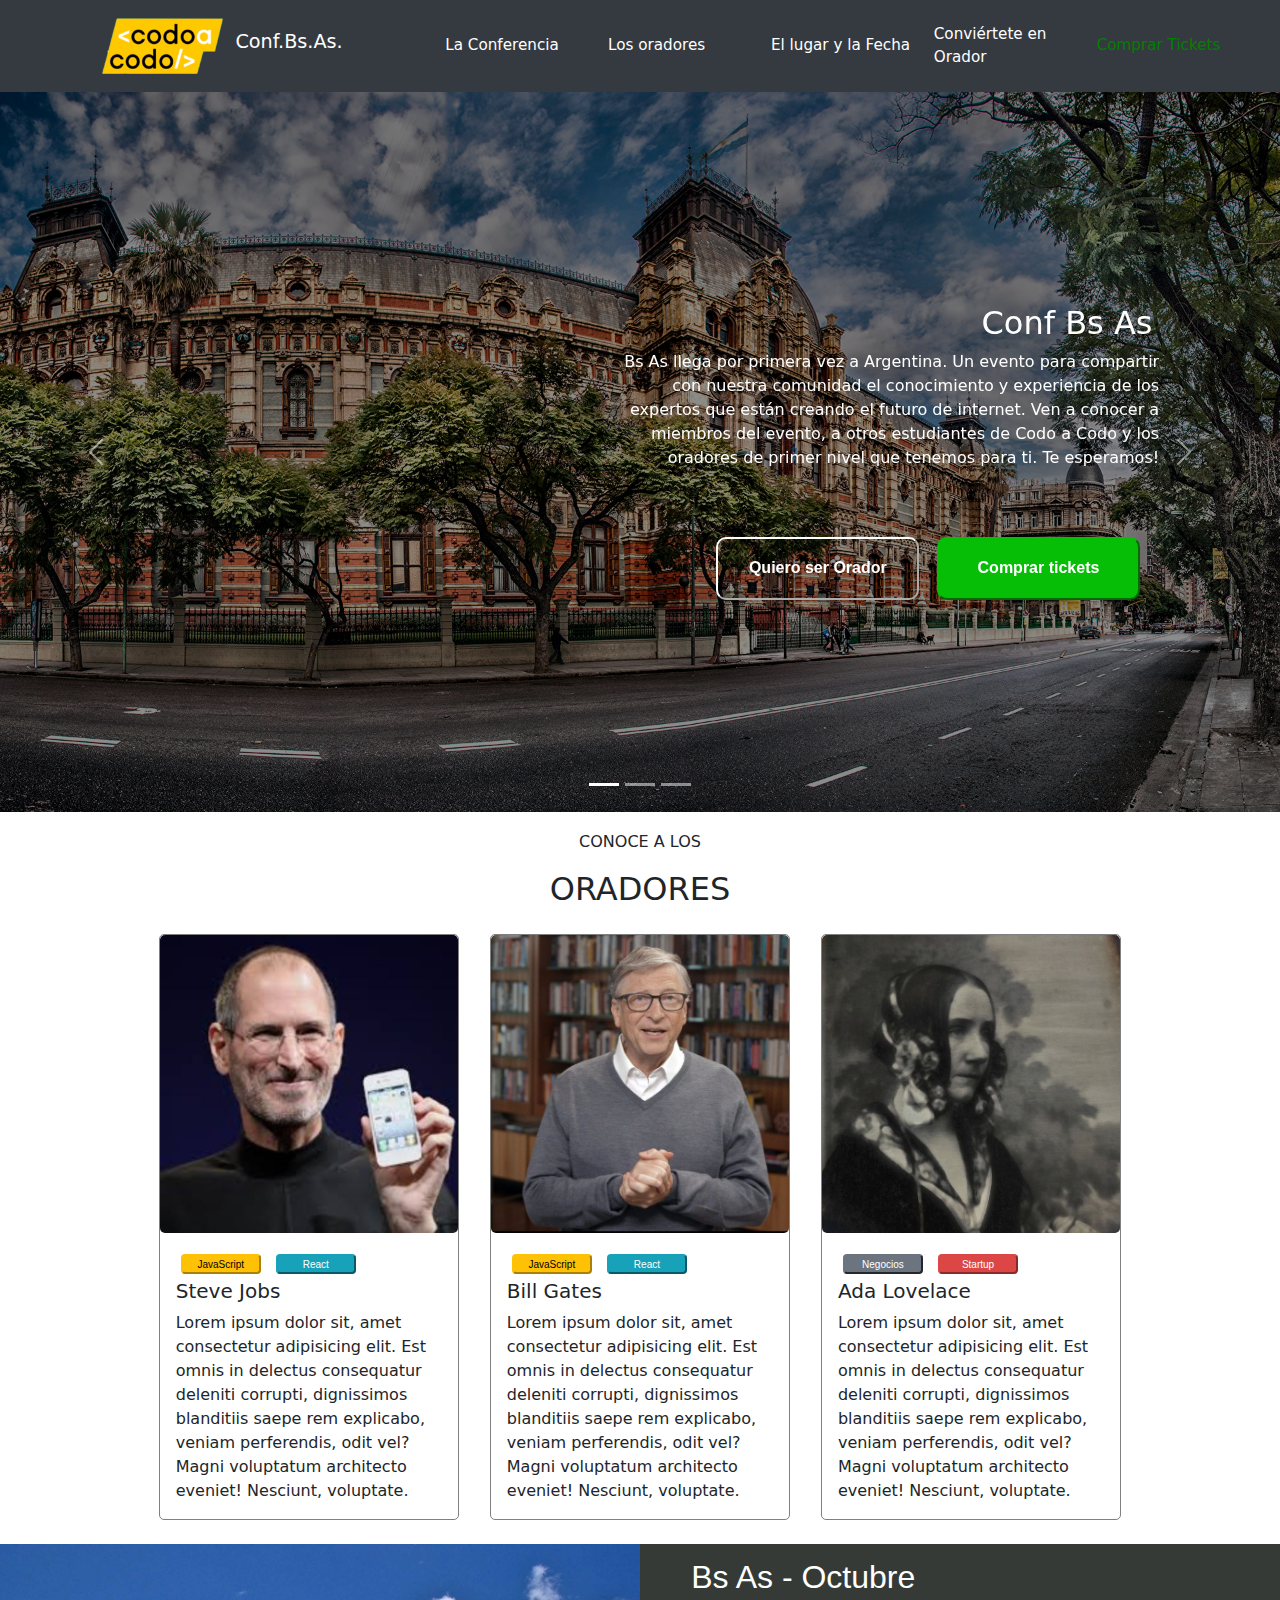
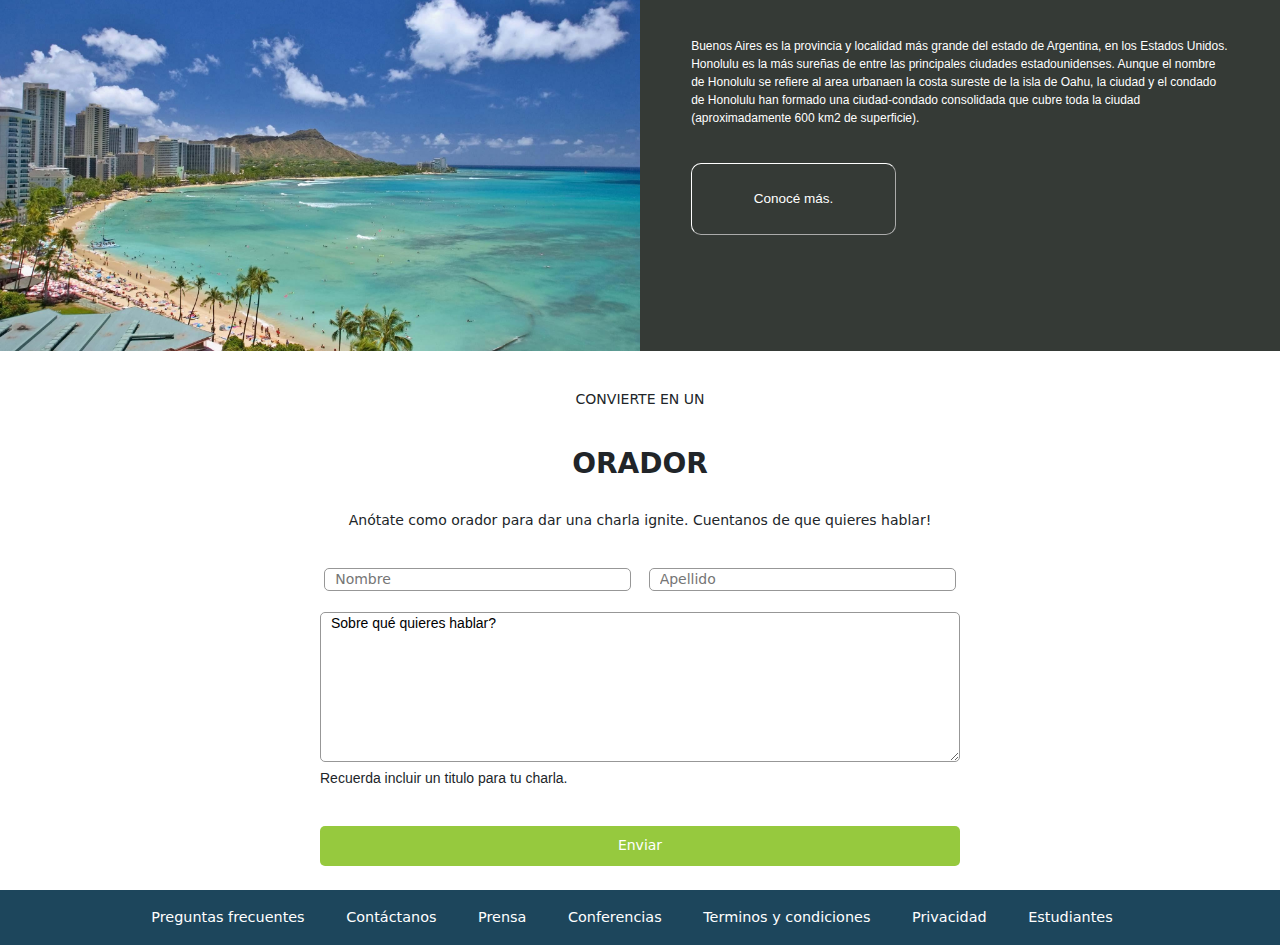
<file: index.html>
<!DOCTYPE html>
<html lang="ES">
    <head>
        <meta charset="UTF-8">
        <meta http-equiv="X-UA-Compatible" content="IE=edge">
        <meta name="viewport" content="width=device-width, initial-scale=1.0, shrink-to-fit=no">
        <title>Pagina Bs. As.</title>
        <link rel="shortcut icon" href="favicon2.png">
        <link rel="stylesheet" href="./CSS/bootstrap.css">
        <link rel="stylesheet" href="./CSS/Estilos.css">
    </head>
    <body>
        <header> <!-- Hecho en Flex-->
            <div class="header_logo">
                <div class="logo">
                    <img class="img_logo" src="./Images/codoacodo.png" class="img-fluid" alt="Logo" width="100%" height="100%"alt="Logo de codo a codo" loading="lazy">
                    <h2>Conf.Bs.As.</h2>
                </div>
              
                <nav class="navegador">
                    <a  class="nav_logo_pages" href="./Pages/Galeria.html">La Conferencia </a>
                    <a  class="nav_logo_pages" href="./pages/informacion.html">Los oradores</a>
                    <a  class="nav_logo_pages" href="./pages/nosotros.html">El lugar y la Fecha</a>
                    <a  class="nav_logo_pages" href="./pages/contacto.html">Conviértete en Orador</a>
                    <a  class="nav_logo_pages" href="./pages/comprar.html"><span class="col_green">Comprar Tickets</span></a>
                </nav>
            </div>
        </header> 
        <main> <!-- Sin Carrusel en Flex-->
           <!-- <section class="sectionPrincipal">
                   <div class="contenidoPrincipal">

                    <h2>Conf Bs As</h2>
                    <p class="parrafoPrincipal">Bs As llega por primera vez a Argentina. Un evento para compartir con nuestra comunidad el conocimiento y experiencia de los expertos que están creando el futuro de internet. Ven a conocer a miembros del evento, a otros estudiantes de Codo a Codo y los oradores de primer nivel que tenemos para ti. Te esperamos!</p>
                    <button class="bt_transp"><a class="decoration" href="./Pages/Contacto.html"><span class="col_white">Quiero ser Orador</span></a></button>
                    <button class="bt_green"><a class="decoration" href=""> <span class="col_white">Comprar tickets</span></a></button>
                </div>

            </section> -->
 
            <!-- con Carrousel en Boostrap-->
            <div id="carouselExampleCaptions" class="carousel slide" data-bs-ride="carousel">
                <div class="carousel-indicators">
                  <button type="button" data-bs-target="#carouselExampleCaptions" data-bs-slide-to="0" class="active" aria-current="true" aria-label="Slide 1"></button>
                  <button type="button" data-bs-target="#carouselExampleCaptions" data-bs-slide-to="1" aria-label="Slide 2"></button>
                  <button type="button" data-bs-target="#carouselExampleCaptions" data-bs-slide-to="2" aria-label="Slide 3"></button>
                </div>
                <div class="carousel-inner">
                  <div class="carousel-item active">
                    <img src="./Images/ba1.jpg" class="d-block w-100 img-fluid " style="filter: brightness(55%); -webkit-filter: brightness(55%);-moz-filter: brightness(55%)"alt="Omagen BA1">
                    <div class="carousel-caption d-none d-md-block contenidoPrincipal">
                        <h2>Conf Bs As</h2>
                        <p class="parrafoPrincipal">Bs As llega por primera vez a Argentina. Un evento para compartir con nuestra comunidad el conocimiento y experiencia de los expertos que están creando el futuro de internet. Ven a conocer a miembros del evento, a otros estudiantes de Codo a Codo y los oradores de primer nivel que tenemos para ti. Te esperamos!</p>
                        <button class="bt_transp"><a class="decoration" href="./Pages/Contacto.html"><span class="col_white">Quiero ser Orador</span></a></button>
                        <button class="bt_green"><a class="decoration" href="./pages/comprar.html"> <span class="col_white">Comprar tickets</span></a></button>
                    </div>
                  </div>
                  <div class="carousel-item">
                    <img src="./Images/ba2.jpg" class="d-block w-100 img-fluid" style="filter: brightness(55%); -webkit-filter: brightness(55%);-moz-filter: brightness(55%)" alt="Imagen BA2">
                    <div class="carousel-caption d-none d-md-block contenidoPrincipal">
                        <h2>Conf Bs As</h2>
                        <p class="parrafoPrincipal">Bs As llega por primera vez a Argentina. Un evento para compartir con nuestra comunidad el conocimiento y experiencia de los expertos que están creando el futuro de internet. Ven a conocer a miembros del evento, a otros estudiantes de Codo a Codo y los oradores de primer nivel que tenemos para ti. Te esperamos!</p>
                        <button class="bt_transp"><a class="decoration" href="./Pages/Contacto.html"><span class="col_white">Quiero ser Orador</span></a></button>
                        <button class="bt_green"><a class="decoration" href=""> <span class="col_white">Comprar tickets</span></a></button>
                    </div>
                  </div>
                  <div class="carousel-item">
                    <img src="./Images/ba3.jpg" class="d-block w-100 img-fluid" style="filter: brightness(55%); -webkit-filter: brightness(55%);-moz-filter: brightness(55%)" alt="Imagen BA3">
                    <div class="carousel-caption d-none d-md-block contenidoPrincipal">
                        <h2>Conf Bs As</h2>
                        <p class="parrafoPrincipal">Bs As llega por primera vez a Argentina. Un evento para compartir con nuestra comunidad el conocimiento y experiencia de los expertos que están creando el futuro de internet. Ven a conocer a miembros del evento, a otros estudiantes de Codo a Codo y los oradores de primer nivel que tenemos para ti. Te esperamos!</p>
                        <button class="bt_transp"><a class="decoration" href="./Pages/Contacto.html"><span class="col_white">Quiero ser Orador</span></a></button>
                        <button class="bt_green"><a class="decoration" href=""> <span class="col_white">Comprar tickets</span></a></button>
                    </div>
                  </div>
                </div>
                <button class="carousel-control-prev" type="button" data-bs-target="#carouselExampleCaptions" data-bs-slide="prev">
                  <span class="carousel-control-prev-icon" aria-hidden="true"></span>
                  <span class="visually-hidden">Previous</span>
                </button>
                <button class="carousel-control-next" type="button" data-bs-target="#carouselExampleCaptions" data-bs-slide="next">
                  <span class="carousel-control-next-icon" aria-hidden="true"></span>
                  <span class="visually-hidden">Next</span>
                </button>
              </div>




            <div class="content">
                <p>CONOCE A LOS</p><h2>ORADORES</h2>
            </div>
            <div class="oradores"> <!-- Aplicando Boostrap-->
                <div class="card-group">
                    <div class="card" >
                        <div class="border_grey">
                                <img src="./Images/steve.jpg" class="img-fluid" width="420px" height="288px" alt="Imagen de Steve Jobs">
                            <div class="card-body">
                                <button class="bt_yellow"><a class="decoration" href=""><span class="col_black">JavaScript</span></a></button>
                                <button class="bt_blue"><a class="decoration" href=""><span class="col_white">React</span></a></button>
                                <h5 class="card-title">Steve Jobs</h5>
                                <p class="card-text">Lorem ipsum dolor sit, amet consectetur adipisicing elit. Est omnis in delectus consequatur deleniti corrupti, dignissimos blanditiis saepe rem explicabo, veniam perferendis, odit vel? Magni voluptatum architecto eveniet! Nesciunt, voluptate.</p>
                            </div>
                        </div>
                    </div>
                    <div class="card">
                        <div class="border_grey">
                                <img src="./Images/bill.jpg"  class="img-fluid" width="420px" height="288px" alt="Imagen de Bill Gates">
                            <div class="card-body">
                                    <button class="bt_yellow"><a class="decoration" href=""><span class="col_black">JavaScript</span></a></button>
                                    <button class="bt_blue"><a class="decoration" href=""> <span class="col_white">React</span></a></button>
                                    <h5 class="card-title">Bill Gates</h5>
                                    <p class="card-text">Lorem ipsum dolor sit, amet consectetur adipisicing elit. Est omnis in delectus consequatur deleniti corrupti, dignissimos blanditiis saepe rem explicabo, veniam perferendis, odit vel? Magni voluptatum architecto eveniet! Nesciunt, voluptate.</p>
                            </div>
                        </div>
                    </div>
                    <div class="card" >
                        <div div class="border_grey">
                                <img src="./Images/ada.jpeg" class="img-fluid" width="420px" height="288px" alt="Imagen Ada Lovelace">
                            <div class="card-body">
                                    <button class="bt_grey"><a class="decoration" href=""><span class="col_white">Negocios</span></a></button>
                                    <button class="bt_red"><a class="decoration" href=""> <span class="col_white">Startup</span></a></button>
                                    <h5 class="card-title">Ada Lovelace</h5>
                                    <p class="card-text">Lorem ipsum dolor sit, amet consectetur adipisicing elit. Est omnis in delectus consequatur deleniti corrupti, dignissimos blanditiis saepe rem explicabo, veniam perferendis, odit vel? Magni voluptatum architecto eveniet! Nesciunt, voluptate.</p>
                            </div>
                        </div>
                    </div>
                </div>
            </div>
            

        </main> 
<br>
    <section class="section1"> <!-- Hecho en Flex-->
        <div class="img1">
            <img src="./Images/honolulu.jpg" class="img-fluid" alt="Imagen la ciudad>">
        </div>
        <div class="img2">
            <h2 class="description">Bs As - Octubre</h2>
            <p class="description">Buenos Aires es la provincia y localidad más grande del estado de Argentina, en los Estados Unidos. Honolulu es la más sureñas de entre las principales ciudades estadounidenses. Aunque el nombre de Honolulu se refiere al area urbanaen la costa sureste de la isla de Oahu, la ciudad y el condado de Honolulu han formado una ciudad-condado consolidada que cubre toda la ciudad (aproximadamente 600 km2 de superficie).
            </p>
            <button class="bt_transp2"><a class="decoration" href=""><span class="col_white">Conocé más.</span></a></button>
        </div>
    </section>

    <section class="section2">     <!-- El formulario hecho en CSS-->
        <p>CONVIERTE EN UN</p>
        <br>
        <h2>ORADOR</h2>
        <br>
        <p>Anótate como orador para dar una charla ignite. Cuentanos de que quieres hablar!</p>
        <br>
        <!-- <label for="">Ingrese su nombre.</label> Si quiero que aparezca fuera del recuadro -->
        <div class="contacto">
            <form action="">
                <input class="contacto" id="nombre" type="text" placeholder="Nombre" required> <!--Required lo hace mandatorio-->
                <input class="contacto" id="apellido" type="text" placeholder="Apellido" required> <!--Placeholder es lo que va en el recuadro-->
            <br>
            <br>
                <textarea class="contacto" id="comentario" name="comentario" rows="5" cols="40">Sobre qué quieres hablar?</textarea><!--texarea cuadros mas amplios-->
            <p>Recuerda incluir un titulo para tu charla.</p>
            <br>
            <div>
                    <input type="submit" value="Enviar" id="bt_submit"> 
            </div>
        </div>
    </section>
        <br>
    <footer class="navbar navbar-expand-lg"><!-- Hecho aplicando Boostrap-->
            <div class="container-fluid">
                <div class="navbar-nav">
                     <a class="navbar-brand" href=""><span class="col_white">Preguntas frecuentes</span></a>
                    <a class="navbar-brand" href=""><span class="col_white">Contáctanos</span></a>
                    <a class="navbar-brand" href=""><span class="col_white">Prensa</span></a>
                    <a class="navbar-brand" href=""><span class="col_white">Conferencias</span></a>
                    <a class="navbar-brand" href=""><span class="col_white">Terminos y condiciones</span></a>
                    <a class="navbar-brand" href=""><span class="col_white">Privacidad</span></a>
                    <a class="navbar-brand" href=""><span class="col_white">Estudiantes</span></a>
                </div>
            </div>
    </footer>
    <script src="./JS/bootstrap.bundle.js"></script>
    <script src="./JS/scripts.js"></script>
</body>
</html>
</file>
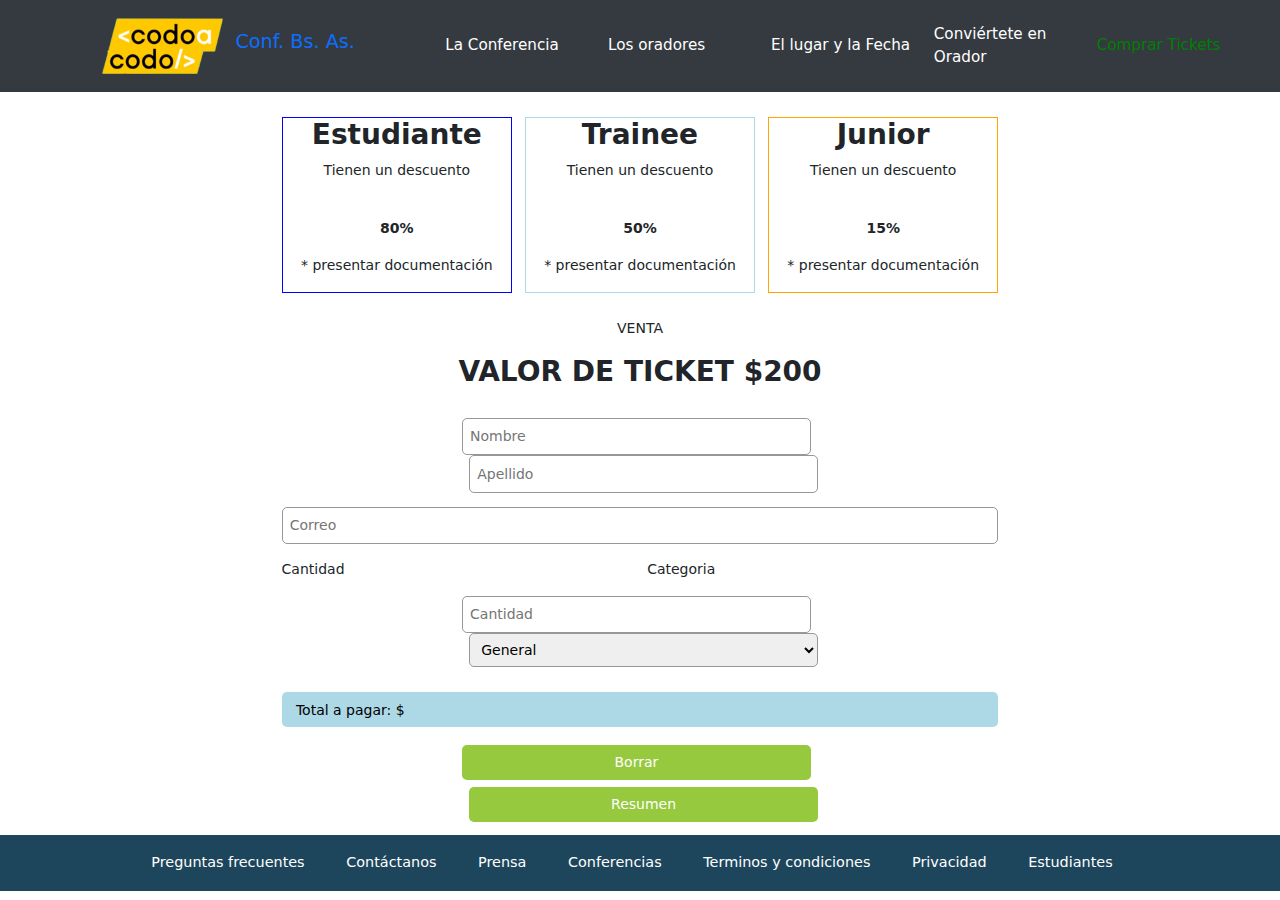
<file: Pages/comprar.html>
<!DOCTYPE html>
<html lang="en">
<head>
    <meta charset="UTF-8">
    <meta http-equiv="X-UA-Compatible" content="IE=edge">
    <meta name="viewport" content="width=device-width, initial-scale=1.0">
    <title>Comprar Tickets</title>
    <link rel="shortcut icon" href="../favicon2.png">
    <link rel="stylesheet" href="../CSS/bootstrap.css">
    <!-- <link href="https://cdn.jsdelivr.net/npm/bootstrap@5.2.2/dist/css/bootstrap.min.css" rel="stylesheet" integrity="sha384-Zenh87qX5JnK2Jl0vWa8Ck2rdkQ2Bzep5IDxbcnCeuOxjzrPF/et3URy9Bv1WTRi" crossorigin="anonymous">  -->
    <link rel="stylesheet" href="../CSS/Estilos.css">
</head>

<body>
    <header> <!-- Hecho en Flex-->
        <div class="header_logo">
            <div class="logo">
                <img class="img_logo" src="../Images/codoacodo.png" class="img-fluid" alt="Logo" width="100%" height="100%"alt="Logo de codo a codo" loading="lazy">
                <h2><a class="decoration" href="../index.html">Conf. Bs. As.</a></h2>
            </div>
          
            <nav class="navegador">
                <a  class="nav_logo_pages" href="galeria.html">La Conferencia </a>
                <a  class="nav_logo_pages" href="Informacion.html">Los oradores</a>
                <a  class="nav_logo_pages" href="Nosotros.html">El lugar y la Fecha</a>
                <a  class="nav_logo_pages" href="Contacto.html">Conviértete en Orador</a>
                <a  class="nav_logo_pages" href="#"><span class="col_green">Comprar Tickets</span></a>
            </nav>
        </div>
    </header> 
<section class="tickets">
    <div class="estudiantes">
        <h4> Estudiante</h4>
        <p>Tienen un descuento</p>
        <br>
        <p><b>80%</b></p>
        <p>* presentar documentación</p>

    </div>
    <div class="trainee">
        <h4> Trainee</h4>
        <p>Tienen un descuento</p>
        <br>
        <p><b>50%</b></p>
        <p>* presentar documentación</p>
    </div>
    <div class="junior">
        <h4> Junior</h4>
        <p>Tienen un descuento</p>
        <br>
        <p><b>15%</b></p>
        <p>* presentar documentación</p>
    </div>
</section>
<section class="buy_form">
        <p>VENTA</p>
        <h2>VALOR DE TICKET $200</h2>
        <br>
        <div class="form_items">
            <form action="">
                <input class="form_items" id="name" type="text" placeholder="Nombre" required> 
                <input class="form_items" id="surname" type="text" placeholder="Apellido" required> 
                <input class="form_items" id="email" type="text" placeholder="Correo" required> 
                <br>
                <div class="form_text">
                    <p class="text_cant">Cantidad</p>
                    <p class="text_cat">Categoria</p>

                </div>
                <input class="form_items" id="cantidad" type="number" min="1" max="10" placeholder="Cantidad" required> 
                <select class="form_items" id="categoria"  name="categoria" required>
                    <option value=0>General
                    <option value=1>Estudiante
                    <option value=2>Trainee
                    <option value=3>Junior
                </select> 
            <br>
            <div class="resumen">Total a pagar: $ <span id="resultado"></span></div>
            <div>
                    <button class="form_items" type="reset" id="bt_borrar"> Borrar</button>
                    <button class="form_items" type="button" id="bt_resumen">Resumen</button><!-- onclick="calCosto()" si quiero llamar a la funcion desde HTML-->
            </div>
        </div>

        <br>

</section>

    <footer class="navbar navbar-expand-lg"><!-- Hecho aplicando Boostrap-->
        <div class="container-fluid">
            <div class="navbar-nav">
                 <a class="navbar-brand" href=""><span class="col_white">Preguntas frecuentes</span></a>
                <a class="navbar-brand" href=""><span class="col_white">Contáctanos</span></a>
                <a class="navbar-brand" href=""><span class="col_white">Prensa</span></a>
                <a class="navbar-brand" href=""><span class="col_white">Conferencias</span></a>
                <a class="navbar-brand" href=""><span class="col_white">Terminos y condiciones</span></a>
                <a class="navbar-brand" href=""><span class="col_white">Privacidad</span></a>
                <a class="navbar-brand" href=""><span class="col_white">Estudiantes</span></a>
            </div>
        </div>
</footer>
<script src="../JS/bootstrap.bundle.js"></script>
<script src="../JS/scripts.js"></script>
</body>
</html>
</file>
<file: CSS/Estilos.css>
*{
    box-sizing: border-box;
    margin:0;
    padding:0;

}
@import url('https://fonts.googleapis.com/css2?family=Roboto:ital,wght@0,100;0,300;1,100&display=swap');

html {
        width:100%;
}
nav :visited , nav :active, nav :focus {
        color: rgb(255, 255, 255);
}
nav :hover {
        color:blue
}

.decoration {
        text-decoration: none;
}

.col_green {
        color:green;
}
.col_white {
        color:rgb(255, 255, 255);
}

.col_black {
        color:rgb(0, 0, 0);
}
.header_logo{
        background-color:#353a40;
        display: flex;
        justify-content:center;
        height: auto;
}
.logo{
        display:flex;
        align-items: center;
        width:40%;
        padding-left: 8vw;
        padding-top: 2vh;
        padding-bottom: 2vh;
}
.img_logo{
        width:45%;
}
.navegador{
        padding-right: 2rem;
        width:100%;
        display: flex;
        align-items: center;
        justify-content:space-between;
        margin-left: 5vw;
}
.nav_logo_pages{
        text-decoration: none;
        color: white;
        font-size: 0.95rem;
        padding-left: 0.9vw; 
        width: 90%;
}
.logo h2 {
        font-size: 1.2rem;
        color:rgb(255, 255, 255);
        padding-left: 1vw;
}
/*.sectionPrincipal{
                background:linear-gradient(to right,rgb(0 0 0 /.5),rgb(0 0 0 /.5)),url(../images/ba1.jpg);
                height:100vh;
                width: 100%;
                display: flex;
                justify-content:flex-end;
                align-items:center;
                background-size:cover;
                background-position: center;
                padding-right: 5vw;
}*/
.contenidoPrincipal{
               /* width: 60%;
                text-align: right;
                color:white;
                background-color: transparent;
                padding-right: 5%;
                padding-bottom: 5%;
                margin-top: 15%;*/
                width: 100%;
                text-align: right;
                color:white;
                background-color:transparent;
                padding-right: 1%;
                padding-bottom: 5%;
                margin-top: 5%;
                margin-bottom: 10%;
                margin-left: -20vw;
}
.contenidoPrincipal h2 {
                padding-right: 4%;

}

.parrafoPrincipal {
                /*width: 85%;
                padding-right: 0px;
                background-color: transparent;
                margin-left: 15%;*/
                width: 45%;
                padding-right: 1%;
                background-color: transparent;
                margin-left: 52vw;
}
.bt_transp {
                background-color:transparent;
                border-color: white; 
                border-radius: 10px; 
                width: 16%; 
                height: 7vh;
                font-family:Arial, Helvetica, sans-serif;
                font-size: 1rem;
                font-weight: bold;
                padding-left: 5px;
                padding-right: 5px;
                margin-right: 1vw;
                margin-top: 4%;
}
.bt_transp:hover{
                background-color:grey;

}
.bt_green {
                background-color:rgb(6, 190, 6);
                border-color: rgb(6,190,6);
                border-radius: 10px; 
                width: 16%; 
                height: 7vh;
                padding-left: 5px;
                padding-right: 5px;
                font-family:Arial, Helvetica, sans-serif;
                font-size: 1rem;
                font-weight: bold;
                margin-right: 5%;
                margin-top: 4%;
}
.bt_green:hover{
        background-color:grey;

}
.bt_transp2 {
                background-color:transparent; 
                border-color: white; 
                border-width: 1px;
                border-radius: 10px; 
                width: 16vw; 
                height: 8vh; 
                font-family:Arial, Helvetica, sans-serif;
                font-size: 1.125em;
                margin-left: 4vw;
                padding: 0px;
}
.bt_transp2:hover{
        background-color:grey;

}
.bt_yellow {
                background-color:rgb(254,193,6);
                border-color: rgb(254,193,6);
                border-radius: 4px; 
                width:80px; 
                height: 20px; 
                font-family:Arial, Helvetica, sans-serif;
                font-size: 0.625rem;
                font:bold;
                margin: 5px;
}
.bt_blue {
                background-color:rgb(23, 162, 185);
                border-color: rgb(23, 162, 185);
                border-radius: 4px; 
                width:80px; 
                height: 20px; 
                font-family:Arial, Helvetica, sans-serif;
                font-size: 0.625rem;
                font:bold;
                margin: 5px;
}
.bt_grey {
                background-color:rgb(108, 116, 127);
                border-color: rgb(108, 116, 127);
                border-radius: 4px; 
                width:80px; 
                height: 20px; 
                font-family:Arial, Helvetica, sans-serif;
                font-size: 0.625rem;
                font:bold;
                margin: 5px;
}
.bt_red {
        background-color:rgb(220, 71, 70);
        border-color: rgb(220, 71, 70);
        border-radius: 4px; 
        width:80px; 
        height: 20px; 
        font-family:Arial, Helvetica, sans-serif;
        font-size: 0.625rem;
        font:bold;
        margin: 5px;
} 
.bt_red:hover,.bt_grey:hover,.bt_blue:hover,.bt_yellow:hover {
        background-color:green;

}
.content {
        display: inline-block;
        width: 100%;
        text-align: center ;
        margin-top: 2vh;
        margin-bottom: 2vh;
}
.border_grey {
            border-color:grey;
            border-radius: 5px;
            border-style:solid;
            border-width:1px;
            width: 100%;
}
.oradores {
        margin-left: 10vw;
        margin-right: 10vw;
}
.card img{
        border-radius: 5px;
        width: 100%; 
}
.description {
        margin-left: 4vw;
        margin-right: 4vw;
        margin-top: 1vh;
        margin-bottom: 4vh;
        line-height: 1.5;
}
.section1 {
        display: flex;
        width: 100%;
        height: auto;
        background-color: aqua;
}
.img1   {
      position: relative;
      width:50%; 
      object-fit: cover;
}
.img2   {
      position: relative;
      background-color:rgb(53,58,54); 
      color: white;
      height:auto;
      width: 50%;
      font-family: Arial, Helvetica, sans-serif;
      font-style: normal;
      font-size: 0.75rem;
      font-stretch: extra-expanded;
      object-fit: cover;
}
.section2 {
            width: 100%;
            text-align: center;
            font-size: 0.875rem;
            margin-top: 3%;
}
.section2 h2 {
            font-size: 1.75rem;
            font-weight: bold;
}
.contacto{
        display: inline-block;
        width: 50vw;
        background-color: transparent;
}
#nombre{
        position: relative;
        width:24vw;
        margin-right: 1vw;
        padding-left: 10px;
        border: 1px solid #979797;
        border-radius: 5px;
}
#apellido{
        position: relative; 
        width:24vw;
        padding-left: 10px;
        border: 1px solid #979797;
        border-radius: 5px;
}
#comentario {
        position: relative; 
        height: 150px;
        padding-left: 10px;
        font-size: 0.875rem;
        font-family: 'Roboto', sans-serif;
        border: 1px solid #979797 ;
        border-radius: 5px;
}
.contacto p {
        font-family: 'Roboto', sans-serif;
        font-size: 0.875rem;
        text-align: left;
}
#nombre:hover,#apellido:hover,#comentario:hover{
         background-color: rgb(212, 241, 232);
}

#bt_submit{
        width: 100%;
        height:40px;
        background-color: #96c93e;
        border-radius: 5px;
        border: 1px #96c93e;
        color: white;
}

#bt_submit:hover {
        background-color: grey;
}
footer { 
        width: 100%;
        background-color: #1d465c;
        padding-top:1vh;
        justify-content: center;
        align-items: center;
}
footer :hover {
        color:rgb(60, 238, 25)
}
.navbar-brand {
        font-size: 0.9rem;
        padding-top: 1vh;
        padding-bottom: 1vh;
        padding-left: 1vw;
        padding-right: 1vw;
}
.navbar-nav {
        margin:0 auto;
}

.tickets {
        display: flex;
        width: 100%;
        height: auto;
        margin-top: 2%;
        margin-bottom: 2%;
        font-size: 0.875rem;
        }
.tickets h4 {
        font-size: 1.75rem;
        font-weight: bold;
    }
.estudiantes {
        position: relative;
        width: 18%;
        height: auto;
        border: solid 1px blue;
        margin-left: 22%;
        text-align: center;
}
.trainee {
        position: relative;
        width: 18%;
        height: auto;
        border: solid 1px lightblue;
        margin-left: 1%;
        text-align: center;
}
.junior {
        position: relative;
        width: 18%;
        height: auto;
        border: solid 1px orange;
        margin-left: 1%;
        text-align: center;
}
.buy_form {
        width: 100%;
        text-align: center;
        font-size: 0.875rem;
        margin-top: 1%;
        margin-bottom: 1%;
}
.buy_form h2 {
        font-size: 1.75rem;
        font-weight: bold;

}
.form_items{
        display: inline-block;
        width: 56%;
        margin: 0%;
}
#name,#cantidad {
        position: relative;
        width: 48.7%;
        padding-top: 1%;
        padding-bottom: 1%;
        padding-left: 1%;
        margin-right: 1%;
        border: 1px solid #979797; 
        border-radius: 5px;
}
#surname,#categoria {
        position: relative; 
        width: 48.7%;
        padding-top: 1%;
        padding-bottom: 1%;
        padding-left: 1%;
        margin-left: 1%;
        border: 1px solid #979797 ;
        border-radius: 5px;
}
#email {
        position: relative; 
        margin-top: 2%;
        padding-top: 1%;
        padding-bottom: 1%;
        padding-left: 1%;
        width: 100%;
        border-radius: 2px;
        border: 1px solid #979797 ; 
        border-radius: 5px;
}
#name:hover,#surname:hover,#email:hover,#cantidad:hover,#categoria:hover{
        background-color: rgb(166, 241, 217);
}

.form_text{
        display: flex;
        width: 100%;
        height: auto;
        margin-top: 2%;
        text-align: left;
      }
.text_cant {
        position: relative;
        width: 50%;
        height: auto;
}
.text_cat {
        position: relative;
        width: 50%;
        height: auto;
        padding-left: 1%;
}
#bt_borrar{
        width: 48.7%;
        height:35px;
        background-color: #96c93e;
        border-radius: 5px;
        border: 1px #96c93e;
        color: white;
        margin-top: 1%;
        margin-right: 1%;
}
#bt_resumen{
        width: 48.7%;
        height:35px;
        background-color: #96c93e;
        border-radius: 5px;
        border: 1px #96c93e;
        color: white;
        margin-top: 1%;
        margin-left: 1%;
}
.resumen{
        display: flex;
        width: 100%;
        height:35px;
        background-color: lightblue;
        border-radius: 5px;
        border: 1px #96c93e;
        color: rgb(0, 0, 0);
        margin-top: 3.5%;
        margin-bottom: 1.5%;
        text-align: left;
        padding-left: 2%;
        padding-top: 1%;

}


        
/*celular*/
@media screen and (min-width:320px) and (max-width:768px){
        .header_logo{
                  flex-direction: column;
                  
                }
        .logo{
                  width:100%;
                  justify-content:space-between;
                  padding-right:2rem;
                  margin-bottom: 0.2rem;
                }
        .img_logo{
                width:20%;
                }
        .navegador{
                  width:95%;
                  flex-direction: column;
                }   
        .nav_logo_pages{
                  border-bottom: 1px solid rgb(170, 165, 165);
                  display:inline-block;
                  width:95%;
                  text-align: center;
                  padding-top:0.2rem;
                  padding-bottom:0.2rem;
                  font-size: 0.8rem;
                }
                
        .contenidoPrincipal{
               /* width: 100%;
                text-align: justify;
                padding-bottom: 5%;
                margin-top: 15%;*/
                width: 100%;
                padding-bottom: 2%;
                margin-top: 15%;
                background-color: transparent;
                text-align: justify;
                margin-bottom: 1vh;
                height: auto;
                padding-left: 15%;

                }   
        .contenidoPrincipal h2{ 
                text-align: center;
                padding-left: 10%;
                font-size: 1rem;
                }

        .parrafoPrincipal {
                text-align: justify;
                background-color: transparent;;
                width: 100%;
                height: auto;
                margin:0 auto;
                font-size: 0.7rem;
                margin-bottom: 2vh;
     
        }

        .d-md-block {
                display: block !important;
              }




        .bt_transp {
                        width: 30%;
                        height: auto;
                        margin: 0 13%;
                        font-size: 0.66rem;
                }
        .bt_green {
                        width: 30%;
                        height: auto;
                        margin: 0 3%;
                        font-size: 0.79rem;
                }
        .bt_transp2 {
                        width: 30%;
                        height: auto;
                        margin: 0 35%;
                }
        .section2 {
                width: 70%;
                text-align: center;
                font-size: 0.8rem;
                margin: 3% auto;
                }
        .navbar-nav {
                text-align: center;
                margin: 1% auto;
                }
        .section1 {
                flex-direction: column;
                width: 100%;
                height: auto;
                }
        
        .img1   {
              width:100%; 
              object-fit: cover;

                }
              
        .img2   {
              width: 100%;
              padding-bottom: 4vh;
                }
        .card {
                box-shadow: 16px 25px 12px -5px rgba(0,0,0,0.54);
                -webkit-box-shadow: 16px 25px 12px -5px rgba(0,0,0,0.54);
                -moz-box-shadow: 16px 25px 12px -5px rgba(0,0,0,0.54);
        }
        .form_items{
                display: inline-block;
                width: 100%;

        }
        #name,#cantidad {
                position: relative;
                width: 45%;
        }
        #surname,#categoria {
                position: relative; 
        }
        #email {
                position: relative; 
                width:96%;
        }
        .tickets {
                font-size: 0.6rem;
                }
        .tickets h4 {
                font-size: 0.8rem;
                }
        #bt_borrar{
                width: 45%;

        }
        #bt_resumen{
                width: 45%;
        }
        .resumen{
                display: flex;
                width: 90%;
                margin:2% auto;
        
        }
        .estudiantes {
                width: 25%;
                margin-left: 11%;

        }
        .trainee {
                width: 25%;
                margin-left: 1%;
        }
        .junior {
                width: 25%;
                margin-left: 1%;
        }
        .text_cant {
                width: 50%;
                padding-left: 1.8%;
        }
        .text_cat {
                width: 50%;
        }

        }

            

 /*tablet*/
        @media screen and (min-width:769px) and (max-width:1150px){
                .header_logo{
                        height: 5rem;
                }
                .logo{
                        width:40%;
                        height: 80%;
                        justify-content:space-around;
                }
                .img_logo{
                        width:40%;
                }
                .logo h2 {
                        font-size: 1rem;
                }
                .navegador{
                        width:80%;
                        justify-content:space-between;
                }
                .nav_logo_pages{
                        width:100%;
                        text-align: center;
                        font-size: 0.9rem;
                }
                .contenidoPrincipal{
                       /* width: 100%;
                        text-align: justify;
                        padding-bottom: 5%;
                        margin-top: 15%;*/
                        padding-right: 0%;
                        padding-left: 10%;
                        width: 100%;
                        text-align: justify;
                        padding-bottom: 5%;
                        background-color: transparent;
                }

                .parrafoPrincipal {
                        width:80%;
                        background-color: transparent;
                        text-align: justify;
                        margin-left:10%;
                        margin-right: 10%;
                        height: auto;
        
                }
                .contenidoPrincipal h2{ 
                        text-align: center;

                }
                .bt_transp {
                        margin: 0 20%;
                        font-size: 0.75rem;
                        height: auto;
                }
                .bt_green {
                        margin: 0 1%;
                        font-size: 0.8rem;
                        height: auto;
                }
                .navbar-nav {
                        text-align: center;
                        margin: 1% auto;
                }
                .section1 {
                        flex-direction: column;
                        width: 100%;
                        height: auto;
                }
                
                .img1   {
                      width:100%; 
                      object-fit: cover;
                }
                      
                .img2   {
                      width: 100%;
                      padding-bottom: 4vh;

                }
                .form_items{
                        display: inline-block;
                        width: 85%;

                }
                #name,#cantidad {
                        position: relative;
                        width: 48.7%;
                }
                #surname,#categoria {
                        position: relative; 
                }
                #email {
                        position: relative; 
                        width: 100%;
                }


                }
</file>
